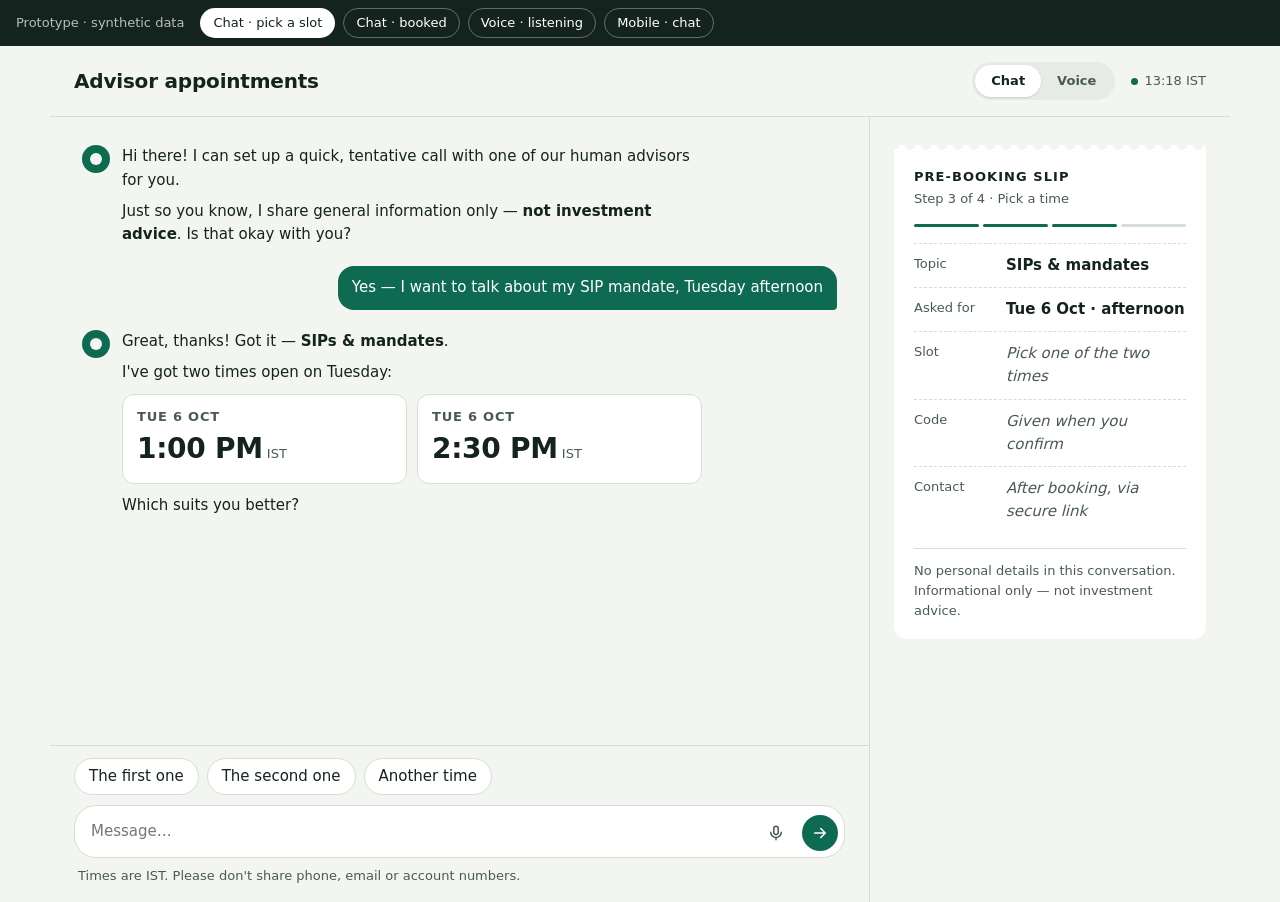
<file: docs/ux-prototype.html>
<!doctype html>
<!--
THESIS: The conversation writes a pre-booking slip in real time. Talk on the left, the outcome
on the right. Refuses the plain chat log where the booking is buried in prose.
OWN-WORLD: Counter-slip / PNR ticket. Cool green paper (#F3F5F1), ink (#14231E), a single
ledger-green accent (#0E6B52), marigold rubber stamp only for TENTATIVE/WAITLIST, a perforated
slip edge, tabular figures, mono only for the booking code.
STORY: The user sees exactly what is being booked as they speak or type, picks a slot from real
cards, and leaves with a stamped slip: code, IST time, secure link.
FIRST VIEWPORT: Header with mode switch + live IST clock; conversation column (about 62%); slip
column (about 38%) on the right; composer pinned bottom-left with chips above it.
FORM: Operate surface. Static mockup with synthetic data (docs/ux-design.md).
-->
<html lang="en">
<head>
<meta charset="utf-8" />
<meta name="viewport" content="width=device-width, initial-scale=1" />
<title>UX prototype · Advisor appointments</title>
<style>
  :root {
    --paper: #f3f5f1; --surface: #fff; --ink: #14231e; --ink-2: #4a5a53; --rule: #d5ddd7;
    --accent: #0e6b52; --accent-soft: #e3f0ea; --stamp: #8a4f00; --stamp-soft: #fff1d6;
    --alert: #b42318; --radius: 12px; --ease: cubic-bezier(.16, 1, .3, 1);
  }
  * { box-sizing: border-box; }
  body { margin: 0; background: var(--paper); color: var(--ink);
    font: 15px/1.55 system-ui, -apple-system, "Segoe UI", Roboto, sans-serif;
    font-variant-numeric: tabular-nums; }
  button { font: inherit; color: inherit; cursor: pointer; }
  :focus-visible { outline: 2px solid var(--accent); outline-offset: 2px; }

  /* prototype scene switcher (not part of the product) */
  .proto { position: sticky; top: 0; z-index: 5; display: flex; gap: 8px; align-items: center;
    padding: 8px 16px; background: var(--ink); color: #fff; font-size: 13px; }
  .proto span { opacity: .7; margin-right: 8px; }
  .proto button { background: transparent; border: 1px solid #ffffff55; color: #fff;
    border-radius: 999px; padding: 4px 12px; }
  .proto button[aria-pressed="true"] { background: #fff; color: var(--ink); }

  .app { max-width: 1180px; margin: 0 auto; min-height: calc(100vh - 44px);
    display: grid; grid-template-rows: auto 1fr; }
  .app.narrow { max-width: 390px; border-inline: 1px solid var(--rule); }

  header { display: flex; align-items: center; gap: 16px; padding: 16px 24px;
    border-bottom: 1px solid var(--rule); }
  header h1 { font-size: 20px; margin: 0; font-weight: 650; letter-spacing: -.01em; }
  .modes { display: inline-flex; padding: 3px; background: #e6ebe7; border-radius: 999px; margin-left: auto; }
  .modes button { border: 0; background: transparent; padding: 6px 16px; border-radius: 999px;
    font-size: 13px; font-weight: 600; color: var(--ink-2); min-height: 32px; }
  .modes button[aria-pressed="true"] { background: var(--surface); color: var(--ink);
    box-shadow: 0 1px 2px rgb(20 35 30 / .12); }
  .clock { font-size: 13px; color: var(--ink-2); display: flex; align-items: center; gap: 6px; }
  .clock::before { content: ""; width: 7px; height: 7px; border-radius: 50%; background: var(--accent); }

  .body { display: grid; grid-template-columns: minmax(0, 1fr) 360px; min-height: 0; }
  .narrow .body { grid-template-columns: 1fr; }

  /* conversation */
  .convo { display: grid; grid-template-rows: 1fr auto; border-right: 1px solid var(--rule); min-height: 0; }
  .narrow .convo { border-right: 0; }
  .log { padding: 28px 32px; display: flex; flex-direction: column; gap: 20px; overflow-y: auto; }
  .narrow .log { padding: 20px 16px; }
  .turn { display: grid; grid-template-columns: 28px minmax(0, 1fr); gap: 12px; max-width: 620px;
    animation: rise .25s var(--ease) both; }
  .mark { width: 28px; height: 28px; border-radius: 50%; background: var(--accent); position: relative; }
  .mark::after { content: ""; position: absolute; inset: 8px; border-radius: 50%; background: var(--paper); }
  .turn p { margin: 0 0 8px; max-width: 62ch; }
  .turn p:last-child { margin-bottom: 0; }
  .me { align-self: flex-end; max-width: 75%; background: var(--accent); color: #fff;
    padding: 10px 14px; border-radius: 16px 16px 4px 16px; }
  .typing { display: inline-flex; gap: 4px; padding: 10px 0; }
  .typing i { width: 6px; height: 6px; border-radius: 50%; background: var(--ink-2); opacity: .4;
    animation: dot 1s infinite; }
  .typing i:nth-child(2) { animation-delay: .15s; } .typing i:nth-child(3) { animation-delay: .3s; }

  .slots { display: grid; grid-template-columns: repeat(2, minmax(0, 1fr)); gap: 10px; margin: 10px 0; }
  .narrow .slots { grid-template-columns: 1fr; }
  .slot { text-align: left; background: var(--surface); border: 1px solid var(--rule);
    border-radius: var(--radius); padding: 12px 14px; min-height: 44px;
    transition: border-color .2s var(--ease), background .2s var(--ease); }
  .slot:hover { border-color: var(--accent); }
  .slot[aria-pressed="true"] { border-color: var(--accent); background: var(--accent-soft); }
  .slot small { display: block; font-size: 13px; font-weight: 650; letter-spacing: .06em;
    text-transform: uppercase; color: var(--ink-2); }
  .slot strong { font-size: 28px; letter-spacing: -.01em; font-weight: 650; }
  .slot em { font-style: normal; font-size: 13px; color: var(--ink-2); margin-left: 4px; }
  .inline-actions { display: flex; gap: 8px; margin-top: 10px; flex-wrap: wrap; }
  .btn { border-radius: 999px; padding: 8px 16px; min-height: 40px; font-weight: 600; border: 1px solid var(--rule);
    background: var(--surface); }
  .btn.primary { background: var(--accent); border-color: var(--accent); color: #fff; }

  .composer { padding: 12px 24px 16px; border-top: 1px solid var(--rule); background: var(--paper); }
  .narrow .composer { padding: 10px 12px 14px; }
  .chips { display: flex; gap: 8px; overflow-x: auto; padding-bottom: 10px; scrollbar-width: none; }
  .chip { flex: none; border: 1px solid var(--rule); background: var(--surface); border-radius: 999px;
    padding: 6px 14px; font-size: 15px; min-height: 36px; }
  .chip:hover { border-color: var(--accent); color: var(--accent); }
  .field { display: flex; align-items: flex-end; gap: 8px; background: var(--surface);
    border: 1px solid var(--rule); border-radius: 22px; padding: 6px 6px 6px 16px; }
  .field:focus-within { border-color: var(--accent); }
  .field textarea { flex: 1; border: 0; resize: none; font: inherit; padding: 8px 0; outline: none;
    background: transparent; color: var(--ink); }
  .icon { width: 36px; height: 36px; border-radius: 50%; border: 0; display: grid; place-items: center;
    background: transparent; color: var(--ink-2); }
  .icon.send { background: var(--accent); color: #fff; }
  .icon svg { width: 18px; height: 18px; }
  .foot { font-size: 13px; color: var(--ink-2); margin: 8px 4px 0; }

  /* slip */
  .slip-wrap { padding: 28px 24px; }
  .narrow .slip-wrap { display: none; }
  .slip { position: relative; background: var(--surface); border-radius: 4px 4px var(--radius) var(--radius);
    padding: 22px 20px 18px; box-shadow: 0 8px 24px -12px rgb(20 35 30 / .25);
    -webkit-mask: radial-gradient(circle 5px at 8px 0, #0000 98%, #000) -8px 0 / 16px 100% repeat-x;
            mask: radial-gradient(circle 5px at 8px 0, #0000 98%, #000) -8px 0 / 16px 100% repeat-x; }
  .slip h2 { font-size: 13px; letter-spacing: .08em; text-transform: uppercase; margin: 0; }
  .step { font-size: 13px; color: var(--ink-2); margin: 2px 0 14px; }
  .progress { display: grid; grid-template-columns: repeat(4, 1fr); gap: 4px; margin-bottom: 16px; }
  .progress i { height: 3px; border-radius: 2px; background: var(--rule); }
  .progress i.on { background: var(--accent); }
  dl { margin: 0; }
  .row { display: grid; grid-template-columns: 84px 1fr; gap: 8px; padding: 10px 0;
    border-top: 1px dashed var(--rule); }
  dt { font-size: 13px; color: var(--ink-2); }
  dd { margin: 0; font-weight: 600; }
  dd.empty { color: var(--ink-2); font-weight: 400; font-style: italic; }
  .slip.stamped h2, .slip.stamped .step { padding-right: 112px; }
  .row.fresh dd { animation: ink 1.2s var(--ease); }
  .code { font-family: ui-monospace, SFMono-Regular, Menlo, monospace; font-size: 20px; letter-spacing: .08em; }
  .copy { margin-left: 8px; font-size: 13px; border: 1px solid var(--rule); background: var(--surface);
    border-radius: 999px; padding: 2px 10px; vertical-align: middle; }
  .stamp { position: absolute; right: 16px; top: 18px; transform: rotate(-8deg); color: var(--stamp);
    background: var(--stamp-soft); border: 2px solid var(--stamp); border-radius: 6px; padding: 2px 8px;
    font-size: 13px; font-weight: 800; letter-spacing: .12em; animation: stamp .35s var(--ease) both; }
  .link { display: block; text-align: center; margin-top: 14px; text-decoration: none; }
  .note { font-size: 13px; color: var(--ink-2); margin: 14px 0 0; padding-top: 12px; border-top: 1px solid var(--rule); }

  .strip { display: none; }
  .narrow .strip { display: flex; gap: 8px; align-items: center; padding: 10px 16px; font-size: 13px;
    background: var(--surface); border-bottom: 1px solid var(--rule); }
  .strip b { font-weight: 650; }

  /* voice */
  .voice { display: grid; place-items: center; align-content: center; gap: 28px; padding: 40px 32px;
    border-right: 1px solid var(--rule); text-align: center; }
  .narrow .voice { border-right: 0; padding: 32px 16px; }
  .ring { width: 168px; height: 168px; border-radius: 50%; border: 0; position: relative;
    background: var(--accent); display: grid; place-items: center; }
  .ring::before, .ring::after { content: ""; position: absolute; inset: -14px; border-radius: 50%;
    border: 2px solid var(--accent); opacity: .35; animation: listen 1.6s var(--ease) infinite; }
  .ring::after { inset: -30px; opacity: .18; animation-delay: .25s; }
  .ring svg { width: 44px; height: 44px; color: #fff; }
  .state-label { font-size: 13px; font-weight: 650; letter-spacing: .08em; text-transform: uppercase; color: var(--accent); }
  .caption { max-width: 30ch; font-size: 28px; letter-spacing: -.01em; line-height: 1.45; margin: 0; }
  .caption b { font-weight: 650; }
  .heard { color: var(--ink-2); margin: 0; }
  .heard span { color: var(--ink); }
  .controls { display: flex; gap: 10px; flex-wrap: wrap; justify-content: center; }
  .btn.end { color: var(--alert); }

  @media (max-width: 959px) {
    .body { grid-template-columns: 1fr; }
    .convo, .voice { border-right: 0; }
    .slip-wrap { display: none; }
    .strip { display: flex; gap: 8px; align-items: center; padding: 10px 16px; font-size: 13px;
      background: var(--surface); border-bottom: 1px solid var(--rule); }
    .log { padding: 20px 16px; }
  }
  @keyframes rise { from { opacity: 0; transform: translateY(6px); } }
  @keyframes dot { 50% { opacity: 1; transform: translateY(-2px); } }
  @keyframes ink { from { background: var(--accent-soft); } }
  @keyframes stamp { from { opacity: 0; transform: rotate(-8deg) scale(1.4); } }
  @keyframes listen { 50% { transform: scale(1.06); opacity: .1; } }
  @media (prefers-reduced-motion: reduce) { *, *::before, *::after { animation: none !important; transition: none !important; } }
</style>
</head>
<body>
<nav class="proto" aria-label="Prototype scenes">
  <span>Prototype · synthetic data</span>
  <button data-scene="offer" aria-pressed="true">Chat · pick a slot</button>
  <button data-scene="booked" aria-pressed="false">Chat · booked</button>
  <button data-scene="voice" aria-pressed="false">Voice · listening</button>
  <button data-scene="mobile" aria-pressed="false">Mobile · chat</button>
</nav>
<div id="root"></div>

<template id="t-header">
  <header>
    <h1>Advisor appointments</h1>
    <div class="modes" role="group" aria-label="Mode">
      <button aria-pressed="{chat}">Chat</button><button aria-pressed="{voice}">Voice</button>
    </div>
    <div class="clock">13:18 IST</div>
  </header>
</template>

<script>
const mic = '<svg viewBox="0 0 24 24" fill="none" stroke="currentColor" stroke-width="2" stroke-linecap="round"><rect x="9" y="3" width="6" height="11" rx="3"/><path d="M5 11a7 7 0 0 0 14 0M12 18v3"/></svg>';
const send = '<svg viewBox="0 0 24 24" fill="none" stroke="currentColor" stroke-width="2" stroke-linecap="round" stroke-linejoin="round"><path d="M5 12h14M13 6l6 6-6 6"/></svg>';

const header = (voice) => document.getElementById("t-header").innerHTML
  .replace("{chat}", String(!voice)).replace("{voice}", String(voice));

const slip = ({ step, label, filled, slot, code, fresh }) => `
  <aside class="slip-wrap" aria-label="Pre-booking slip">
    <div class="slip${code ? " stamped" : ""}">
      ${code ? '<span class="stamp">Tentative</span>' : ""}
      <h2>Pre-booking slip</h2>
      <p class="step">Step ${step} of 4 · ${label}</p>
      <div class="progress">${[1,2,3,4].map(i => `<i class="${i <= step ? "on" : ""}"></i>`).join("")}</div>
      <dl>
        <div class="row"><dt>Topic</dt><dd>SIPs &amp; mandates</dd></div>
        <div class="row"><dt>Asked for</dt><dd>Tue 6 Oct · afternoon</dd></div>
        <div class="row ${fresh === "slot" ? "fresh" : ""}"><dt>Slot</dt>${slot ? `<dd>Tuesday, 6 October 2026<br>2:30 PM IST</dd>` : '<dd class="empty">Pick one of the two times</dd>'}</div>
        <div class="row ${fresh === "code" ? "fresh" : ""}"><dt>Code</dt>${code ? '<dd><span class="code">NL-A742</span><button class="copy">Copy</button></dd>' : '<dd class="empty">Given when you confirm</dd>'}</div>
        <div class="row"><dt>Contact</dt>${code ? '<dd>Add via secure link</dd>' : '<dd class="empty">After booking, via secure link</dd>'}</div>
      </dl>
      ${code ? '<a class="btn primary link" href="#">Add contact details securely</a>' : ""}
      <p class="note">No personal details in this conversation. Informational only — not investment advice.</p>
    </div>
  </aside>`;

const composer = (chips, placeholder = "Message…") => `
  <div class="composer">
    <div class="chips">${chips.map(c => `<button class="chip">${c}</button>`).join("")}</div>
    <div class="field">
      <textarea rows="1" aria-label="Message" placeholder="${placeholder}"></textarea>
      <button class="icon" aria-label="Switch to voice">${mic}</button>
      <button class="icon send" aria-label="Send">${send}</button>
    </div>
    <p class="foot">Times are IST. Please don't share phone, email or account numbers.</p>
  </div>`;

const agent = (html) => `<div class="turn"><span class="mark" aria-hidden="true"></span><div>${html}</div></div>`;
const me = (t) => `<div class="me">${t}</div>`;

const offerLog = `
  ${agent("<p>Hi there! I can set up a quick, tentative call with one of our human advisors for you.</p><p>Just so you know, I share general information only — <b>not investment advice</b>. Is that okay with you?</p>")}
  ${me("Yes — I want to talk about my SIP mandate, Tuesday afternoon")}
  ${agent(`<p>Great, thanks! Got it — <b>SIPs &amp; mandates</b>.</p><p>I've got two times open on Tuesday:</p>
    <div class="slots" role="group" aria-label="Available slots">
      <button class="slot" aria-pressed="false"><small>Tue 6 Oct</small><strong>1:00 PM</strong><em>IST</em></button>
      <button class="slot" aria-pressed="false"><small>Tue 6 Oct</small><strong>2:30 PM</strong><em>IST</em></button>
    </div><p>Which suits you better?</p>`)}`;

const strip = (t) => `<div class="strip">▸ ${t}</div>`;
const scenes = {
  offer: () => `<div class="app">${header(false)}${strip("<b>Step 3/4</b> · SIPs &amp; mandates · Tue afternoon")}<div class="body">
    <section class="convo"><div class="log" aria-live="polite">${offerLog}</div>
    ${composer(["The first one", "The second one", "Another time"])}</section>
    ${slip({ step: 3, label: "Pick a time" })}</div></div>`,

  booked: () => `<div class="app">${header(false)}${strip("<b>Booked</b> · NL-A742 · Tue 6 Oct, 2:30 PM IST")}<div class="body">
    <section class="convo"><div class="log" aria-live="polite">${offerLog.replace('aria-pressed="false"><small>Tue 6 Oct</small><strong>2:30', 'aria-pressed="true"><small>Tue 6 Oct</small><strong>2:30')}
      ${me("2:30 works")}
      ${agent('<p>Just to double-check: a <b>SIPs &amp; mandates</b> call on <b>Tuesday, 6 October 2026, 2:30 PM IST</b>. Shall I pencil that in?</p><div class="inline-actions"><button class="btn primary">Yes, book it</button><button class="btn">Change time</button></div>')}
      ${me("Yes, book it")}
      ${agent("<p>You're all set! Your code is <b>NL-A742</b> — it's on your slip.</p><p>Add your contact details through the secure link on the slip, rather than here in the chat.</p>")}
    </div>${composer(["What should I bring?", "Move it", "I'm done"])}</section>
    ${slip({ step: 4, label: "Booked (tentative)", slot: true, code: true, fresh: "code" })}</div></div>`,

  voice: () => `<div class="app">${header(true)}${strip("<b>Step 3/4</b> · SIPs &amp; mandates · Tue afternoon")}<div class="body">
    <section class="voice" aria-live="polite">
      <span class="state-label">Listening</span>
      <button class="ring" aria-label="Tap to stop listening">${mic}</button>
      <p class="caption">I've got two times open on Tuesday: <b>1 PM</b> or <b>2:30 PM IST</b>. Which suits you better?</p>
      <p class="heard">You: <span>the second one…</span></p>
      <div class="controls"><button class="btn">Mute</button><button class="btn">Type instead</button><button class="btn end">End</button></div>
    </section>
    ${slip({ step: 3, label: "Pick a time" })}</div></div>`,

  mobile: () => `<div class="app narrow">${header(false)}
    ${strip("<b>Step 3/4</b> · SIPs &amp; mandates · Tue afternoon")}
    <div class="body"><section class="convo"><div class="log" aria-live="polite">${offerLog}
      ${agent('<span class="typing" aria-label="Agent is typing"><i></i><i></i><i></i></span>')}</div>
    ${composer(["The first one", "The second one", "Another time"])}</section></div></div>`,
};

const root = document.getElementById("root");
function show(name) {
  root.innerHTML = scenes[name]();
  document.querySelectorAll(".proto button").forEach(b => b.setAttribute("aria-pressed", String(b.dataset.scene === name)));
  root.querySelectorAll(".slot").forEach(s => s.onclick = () => {
    root.querySelectorAll(".slot").forEach(o => o.setAttribute("aria-pressed", "false"));
    s.setAttribute("aria-pressed", "true");
  });
}
document.querySelectorAll(".proto button").forEach(b => b.onclick = () => show(b.dataset.scene));
show("offer");
</script>
</body>
</html>
</file>
